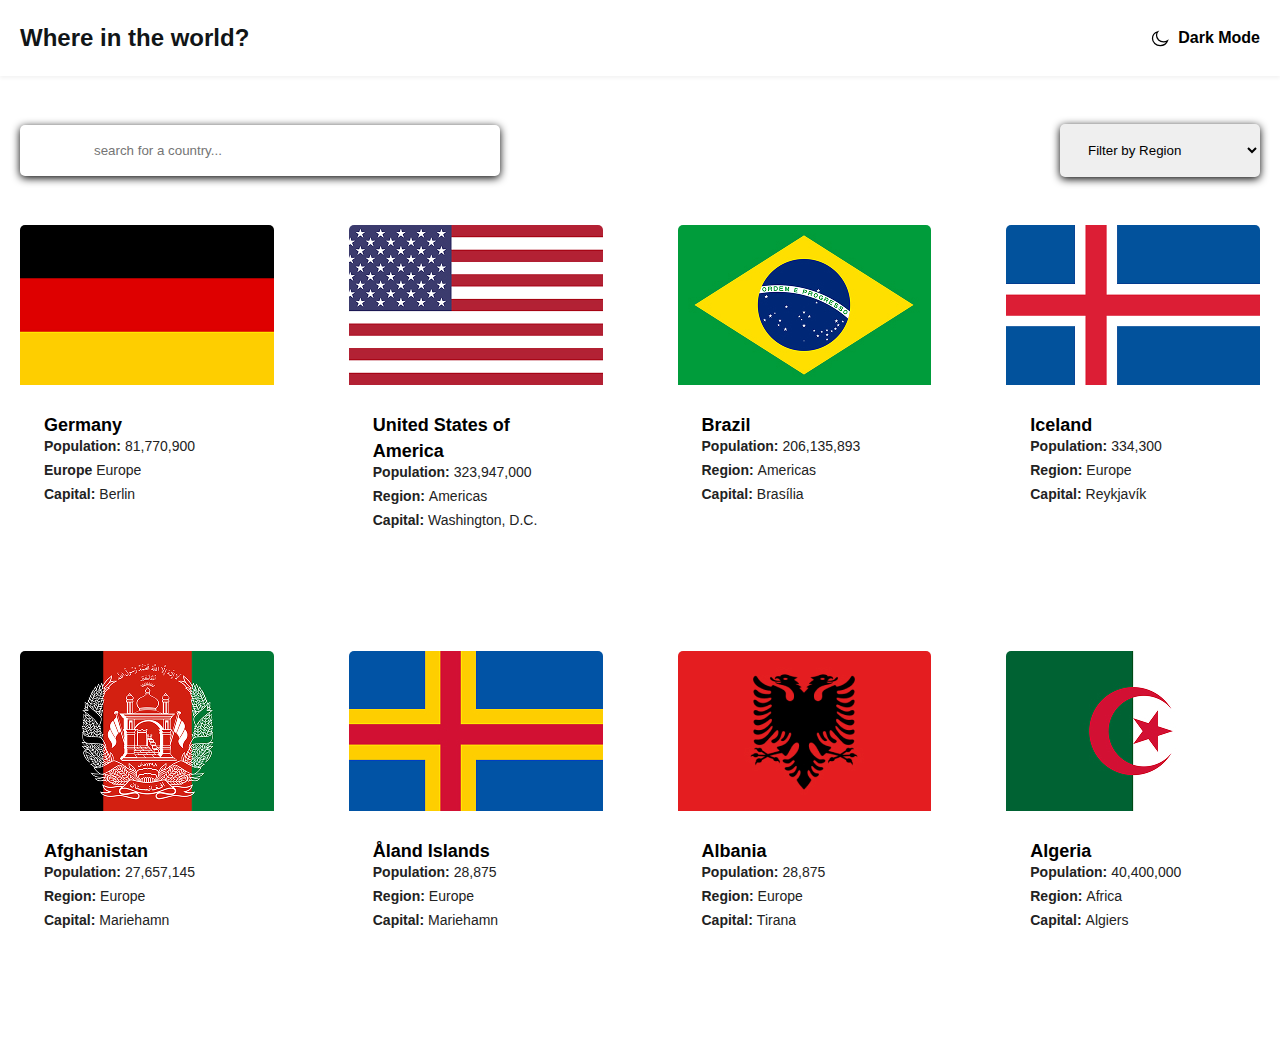
<file: index.html>
<!DOCTYPE html>
<html lang="en">
<head>
    <meta charset="UTF-8">
    <meta name="viewport" content="width=device-width, initial-scale=1.0">
    <title>countries</title>
    <!-- stylesheet -->
    <link rel="stylesheet" href="css/normalize.css">
    <link rel="stylesheet" href="css/styles.css">
</head>
<body>
<!-- site-header   -->
<header class="site-header">
<div class="site-header-container container">
<a class="site-header-logo" href="index.html">Where in the world?</a>
<button class="site-header-theme-toggler" type="button">
<span class="site-header-theme-toggler-inner">
<svg class="site-header-theme-toggler-icon" width="20" height="20" viewBox="0 0 20 20" fill="none" xmlns="http://www.w3.org/2000/svg">
<path fill-rule="evenodd" clip-rule="evenodd" d="M13.5532 13.815C9.66857 13.815 6.51929 10.9278 6.51929 7.36821C6.51929 6.0253 6.96679 4.78158 7.73143 3.75C4.69036 4.69515 2.5 7.33122 2.5 10.4381C2.5 14.3385 5.94929 17.5 10.2036 17.5C13.5929 17.5 16.4696 15.4932 17.5 12.7045C16.375 13.4048 15.0161 13.815 13.5532 13.815Z" fill="white" stroke="currentColor" stroke-width="1.25"/>
</svg>
<span class="site-header-theme-toggler-text">Dark Mode</span>
</span>
</button>
</div>
</header>

<main class="main-content">
<div class="container">
<section>
<form class="filters" action="index.html" method="get">
<input class="filters-search-input" type="search" name="search" placeholder="search for a country..." aria-label="country name" required>
<select class="filters-region-select" name="region" aria-label="regions">
<option selected disabled>Filter by Region</option>
<option>Africa</option>
<option>America</option>
<option>Asia</option>
<option>Europe</option>
<option>Oceonia</option>
</select>
</form>
</section>

<!-- index countries  -->

<section class="index-countries">
<ul class="index-countries-list">
<li class="index-countries-item">
<div class="index-country">
<img class="index-country-flag" src="img/flag-germany.jpg" alt="flag-germany" width="264" height="160">
<div class="index-country-info">
<a class="index-country-name" href="country.index.html">Germany</a>
<dl class="idex-country-details">
<div class="index-country-deatils-item">
<dt class="index-country-details-title">Population:</dt>
<dd class="index-country-details-value">81,770,900</dd>
</div>
<div class="index-country-deatils-item">
<dt class="index-country-details-title">Europe</dt>
<dd class="index-country-details-value">Europe</dd>
</div>
<div class="index-country-deatils-item">
<dt class="index-country-details-title">Capital:</dt>
<dd class="index-country-details-value">Berlin</dd>
</div>
</dl>
</div>
</div>
</li>
<li class="index-countries-item">
<div class="index-country">
<img class="index-country-flag" src="img/flag-america.jpg" alt="flag-america" width="264" height="160">
<div class="index-country-info">
<a class="index-country-name" href="country.index.html">United States of America</a>
<dl class="idex-country-details">
<div class="index-country-deatils-item">
<dt class="index-country-details-title">Population:</dt>
<dd class="index-country-details-value">323,947,000</dd>
</div>
<div class="index-country-deatils-item">
<dt class="index-country-details-title">Region:</dt>
<dd class="index-country-details-value">Americas</dd>
</div>
<div class="index-country-deatils-item">
<dt class="index-country-details-title">Capital:</dt>
<dd class="index-country-details-value">Washington, D.C.</dd>
</div>
</dl>
</div>
</div>
</li>
<li class="index-countries-item">
<div class="index-country">
<img class="index-country-flag" src="img/flag-brasil.jpg" alt="flag-germany" width="264" height="160">
<div class="index-country-info">
<a class="index-country-name" href="country.index.html">Brazil</a>
<dl class="idex-country-details">
<div class="index-country-deatils-item">
<dt class="index-country-details-title">Population:</dt>
<dd class="index-country-details-value">206,135,893</dd>
</div>
<div class="index-country-deatils-item">
<dt class="index-country-details-title">Region:</dt>
<dd class="index-country-details-value">Americas</dd>
</div>
<div class="index-country-deatils-item">
<dt class="index-country-details-title">Capital:</dt>
<dd class="index-country-details-value">Brasília</dd>
</div>
</dl>
</div>
</div>
</li>
<li class="index-countries-item">
<div class="index-country">
<img class="index-country-flag" src="img/flag-iceland.png" alt="flag-iceland" width="264" height="160">
<div class="index-country-info">
<a class="index-country-name" href="country.index.html">Iceland</a>
<dl class="idex-country-details">
<div class="index-country-deatils-item">
<dt class="index-country-details-title">Population:</dt>
<dd class="index-country-details-value">334,300</dd>
</div>
<div class="index-country-deatils-item">
<dt class="index-country-details-title">Region:</dt>
<dd class="index-country-details-value">Europe</dd>
</div>
<div class="index-country-deatils-item">
<dt class="index-country-details-title">Capital:</dt>
<dd class="index-country-details-value">Reykjavík</dd>
</div>
</dl>
</div>
</div>
</li>
<li class="index-countries-item">
<div class="index-country">
<img class="index-country-flag" src="img/flag-afganistan.png" alt="flag-afganistan" width="264" height="160">
<div class="index-country-info">
<a class="index-country-name" href="country.index.html">Afghanistan</a>
<dl class="idex-country-details">
<div class="index-country-deatils-item">
<dt class="index-country-details-title">Population:</dt>
<dd class="index-country-details-value">27,657,145</dd>
</div>
<div class="index-country-deatils-item">
<dt class="index-country-details-title">Region:</dt>
<dd class="index-country-details-value">Europe</dd>
</div>
<div class="index-country-deatils-item">
<dt class="index-country-details-title">Capital:</dt>
<dd class="index-country-details-value">Mariehamn</dd>
</div>
</dl>
</div>
</div>
</li>
<li class="index-countries-item">
<div class="index-country">
<img class="index-country-flag" src="img/flag-Åland-Islands.jpg" alt="flag-Åland-Islands" width="264" height="160">
<div class="index-country-info">
<a class="index-country-name" href="country.index.html">Åland Islands</a>
<dl class="idex-country-details">
<div class="index-country-deatils-item">
<dt class="index-country-details-title">Population:</dt>
<dd class="index-country-details-value">28,875</dd>
</div>
<div class="index-country-deatils-item">
<dt class="index-country-details-title">Region:</dt>
<dd class="index-country-details-value">Europe</dd>
</div>
<div class="index-country-deatils-item">
<dt class="index-country-details-title">Capital:</dt>
<dd class="index-country-details-value">Mariehamn</dd>
</div>
</dl>
</div>
</div>
</li>
<li class="index-countries-item">
<div class="index-country">
<img class="index-country-flag" src="img/flag-albania.jpg" alt="flag-albania" width="264" height="160">
<div class="index-country-info">
<a class="index-country-name" href="country.index.html">Albania</a>
<dl class="idex-country-details">
<div class="index-country-deatils-item">
<dt class="index-country-details-title">Population:</dt>
<dd class="index-country-details-value">28,875</dd>
</div>
<div class="index-country-deatils-item">
<dt class="index-country-details-title">Region:</dt>
<dd class="index-country-details-value">Europe</dd>
</div>
<div class="index-country-deatils-item">
<dt class="index-country-details-title">Capital:</dt>
<dd class="index-country-details-value">Tirana</dd>
</div>
</dl>
</div>
</div>
</li>
<li class="index-countries-item">
<div class="index-country">
<img class="index-country-flag" src="img/flag-algeria.jpg" alt="flag-algeria" width="264" height="160">
<div class="index-country-info">
<a class="index-country-name" href="country.index.html">Algeria</a>
<dl class="idex-country-details">
<div class="index-country-deatils-item">
<dt class="index-country-details-title">Population:</dt>
<dd class="index-country-details-value">40,400,000</dd>
</div>
<div class="index-country-deatils-item">
<dt class="index-country-details-title">Region:</dt>
<dd class="index-country-details-value">Africa</dd>
</div>
<div class="index-country-deatils-item">
<dt class="index-country-details-title">Capital:</dt>
<dd class="index-country-details-value">Algiers</dd>
</div>
</dl>
</div>
</div>
</li>
</ul>
</section>

</div>
</main>


    <script src="js/main.js"></script>
</body>
</html>
</file>
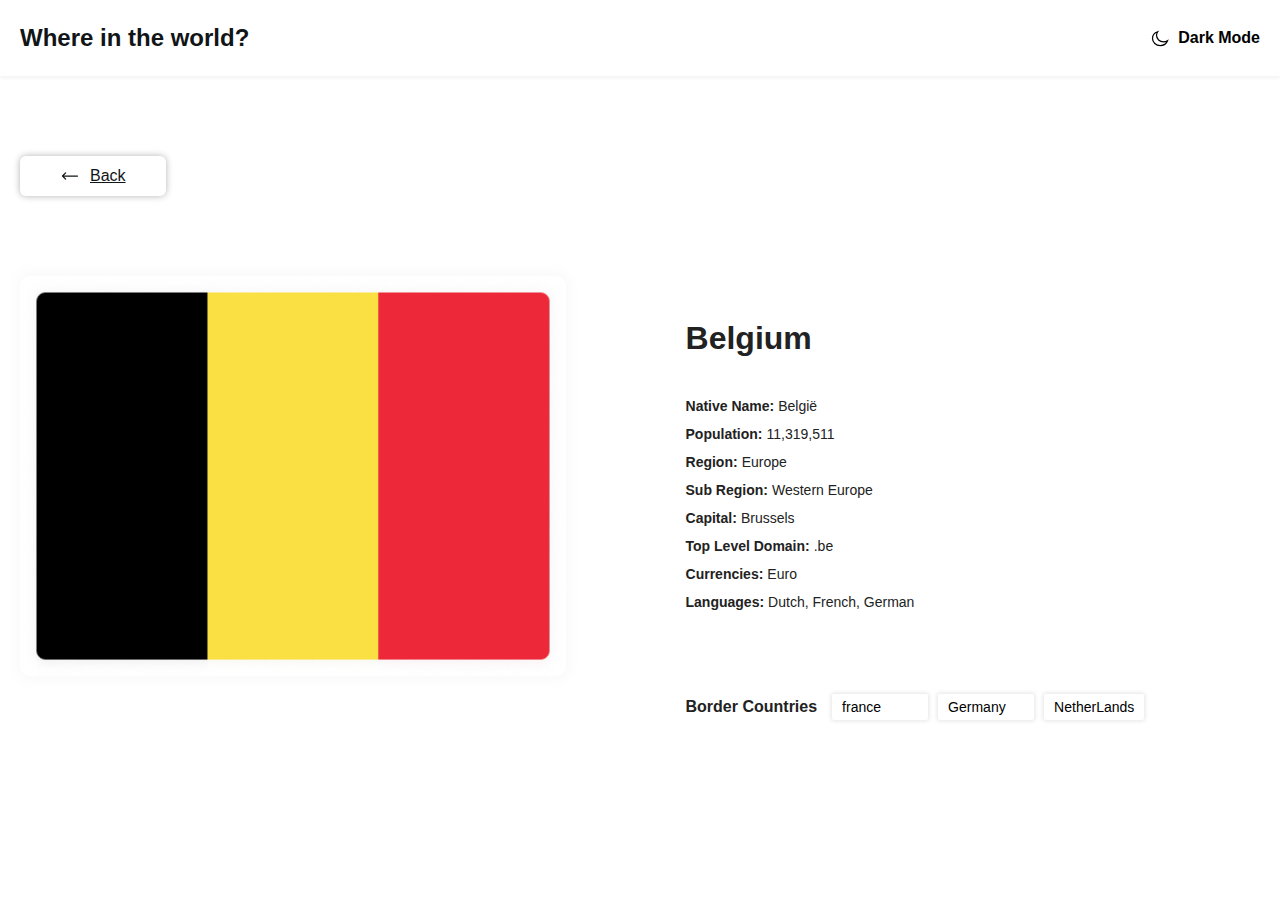
<file: country.index.html>
<!DOCTYPE html>
<html lang="en">
<head>
    <meta charset="UTF-8">
    <meta name="viewport" content="width=device-width, initial-scale=1.0">
    <title>countries</title>
    <!-- stylesheet -->
    <link rel="stylesheet" href="css/normalize.css">
    <link rel="stylesheet" href="css/styles.css">
</head>
<body>
<!-- site-header   -->
<header class="site-header">
<div class="site-header-container container">
<a class="site-header-logo" href="index.html">Where in the world?</a>
<button class="site-header-theme-toggler" type="button">
<span class="site-header-theme-toggler-inner">
<svg class="site-header-theme-toggler-icon" width="20" height="20" viewBox="0 0 20 20" fill="none" xmlns="http://www.w3.org/2000/svg">
<path fill-rule="evenodd" clip-rule="evenodd" d="M13.5532 13.815C9.66857 13.815 6.51929 10.9278 6.51929 7.36821C6.51929 6.0253 6.96679 4.78158 7.73143 3.75C4.69036 4.69515 2.5 7.33122 2.5 10.4381C2.5 14.3385 5.94929 17.5 10.2036 17.5C13.5929 17.5 16.4696 15.4932 17.5 12.7045C16.375 13.4048 15.0161 13.815 13.5532 13.815Z" fill="white" stroke="currentColor" stroke-width="1.25"/>
</svg>
<span class="site-header-theme-toggler-text">Dark Mode</span>
</span>
</button>
</div>
</header>

<main class="main-content main-content-inner country-page">
<div class="container">

<div class="country-page-back-wrapper">
<a class="country-page-back-link" href="index.html" >
<svg class="country-page-back-icon" width="20" height="20" xmlns="http://www.w3.org/2000/svg" fill="none" viewBox="0 0 24 24" stroke-width="1.5" stroke="currentColor">
<path stroke-linecap="round" stroke-linejoin="round" d="M6.75 15.75 3 12m0 0 3.75-3.75M3 12h18" />
</svg>
<span class="country-page-back-text">Back</span>
</a>
</div>

<div class="country-page-flag-info">
<img class="country-page-flag" src="img/flag-belgium-big.jpg" alt="belgium flag" width="560" height="400">
<div class="country-page-info">
<h1 class="country-page-title">Belgium</h1>
<div class="country-page-dls-wrapper">
<dl class="country-page-details">
<div class="country-page-details-item">
<dt class="country-page-details-title">Native Name:</dt>
<dd class="country-page-details-value">België</dd>
</div>
<div class="country-page-details-item">
<dt class="country-page-details-title">Population:</dt>
<dd class="country-page-details-value">11,319,511</dd>
</div>
<div class="country-page-details-item">
<dt class="country-page-details-title">Region:</dt>
<dd class="country-page-details-value">Europe</dd>
</div>
<div class="country-page-details-item">
<dt class="country-page-details-title">Sub Region:</dt>
<dd class="country-page-details-value">Western Europe</dd>
</div>
<div class="country-page-details-item">
<dt class="country-page-details-title">Capital:</dt>
<dd class="country-page-details-value">Brussels</dd>
</div>
<div class="country-page-details-item">
<dt class="country-page-details-title">Top Level Domain:</dt>
<dd class="country-page-details-value">.be</dd>
</div>
<div class="country-page-details-item">
<dt class="country-page-details-title">Currencies:</dt>
<dd class="country-page-details-value">Euro</dd>
</div>
<div class="country-page-details-item">
<dt class="country-page-details-title">Languages:</dt>
<dd class="country-page-details-value">Dutch, French, German</dd>
</div>
</dl>
</div>

<section class="country-page-border-countries">
<h2 class="country-page-border-countries-heading">Border Countries</h2>
<div class="country-page-border-countries-list">
<a class="country-page-border-country-link" href="country.index.html">france</a>
<a class="country-page-border-country-link" href="country.index.html">Germany</a>
<a class="country-page-border-country-link" href="country.index.html">NetherLands</a>
</div>
</section>

</div>
</div>


</div>
</main>


    <script src="js/main.js"></script>
</body>
</html>
</file>
<file: css/styles.css>
html {
    box-sizing: border-box;
    height: 100%;
    scroll-behavior: smooth;
}

*,
*::before,
*::after {
    box-sizing: inherit;
}

body{
    display: flex;
    flex-direction: column;
    padding: 0%;
    margin: 0%;
    font-family: "arial", sans-serif;
    font-size: 14px;
    line-height: 16px;
    height: 100%;
    background-color: #fff;
    color: #222;
    transition: background-color 0.4s ease, color 0.4s ease;
}

body.dark-mode {
    background-color: #202c37;
    color: #ffffff;
}

body.dark-mode .site-header {
    background-color: #2b3945;
}

body.dark-mode .site-header-logo {
    color: #ffffff;
}

body.dark-mode .site-header-theme-toggler-text {
    color: #ffffff;
}


img {
    max-width: 100%;
    height: auto;
}

.container {
    width: 100%;
    max-width: 1320px;
    padding-left: 20px;
    padding-right: 20px;
    margin-left: auto;
    margin-left: auto;
} 

.main-content {
    flex-grow: 1;
    padding-top: 48px;
    padding-bottom: 48px;
}

.main-content-inner {
    padding-top: 80px;
}

/* site-header  */
.site-header {
padding-top: 24px;
padding-bottom: 24px;
box-shadow: 0px 2px 4px 0px #0000000E;
white-space: nowrap;
}
.site-header-container {
display: flex;
justify-content: space-between;
align-items: center;
}

.site-header-logo {
font-size: 24px;
line-height: normal;
font-weight: 800;
color: #111517;
text-decoration: none;
}
.site-header-logo:hover {
opacity: 0.8;
}
.site-header-logo:active {
opacity: 0.6;
}
.site-header-theme-toggler {
padding: 0;
border: 0;
background-color: transparent;
cursor: pointer;
}
.site-header-theme-toggler:hover {
opacity: 0.8;
}
.site-header-theme-toggler:active {
opacity: 0.6;
}
.site-header-theme-toggler-inner {
display: flex;
align-items: center;
}
.site-header-theme-toggler-text {
margin-left: 8px;
font-size: 16px;
line-height: 22px;
font-weight: 600;
}


/* filters  */

.filters {
    display: flex;
    justify-content: space-between;
    align-items: center;
    margin-bottom: 48px;
}
.filters-search-input {
    min-width: 480px;
    padding: 18px 74px;
    border: 0;
    border-radius: 5px;
    box-shadow: 0px 2px 9px rgb(0, 0, 0.06);
}
.filters-region-select {
    min-width: 200px;
    padding: 18px 24px;
    border: 0;
    border-radius: 5px;
    box-shadow: 0px 2px 9px rgb(0, 0, 0.06);
}


.index-countries-list {
    display: flex;
    flex-wrap: wrap;
    padding: 0;
    margin: 0;
    margin-left: -75px;
    margin-bottom: -75px;
    list-style: none;
}
.index-countries-item {
    width: calc(25% - 75px);
    margin-left: 75px;
    margin-bottom: 75px;
}
.index-country {
    border-radius: 5px;
    overflow: hidden;

}
.index-country-flag {
    width: 100%;
    height: 160px;
    object-fit: cover;
}
.index-country-info {
    padding: 24px 24px 48px;
}
.index-country-name {
    margin-top: 0;
    margin-bottom: 16px;
    font-size: 18px;
    line-height: 26px;
    font-weight: 800;
    text-decoration: none;
    color: #000;
}
.index-country-name:hover {
opacity: 0.8;
}
.index-country-name:active {
opacity: 0.6;
}

.idex-country-details {
    margin: 0;
}
.index-country-deatils-item {
    display: flex;
    flex-wrap: wrap;
}

.index-country-deatils-item:not(:last-child) {
margin-bottom: 8px;
}
.index-country-details-title {
font-weight: 800;
}
.index-country-details-value {
    margin-left: 4px;
}

/* country-page  */

.country-page-back-wrapper {
margin-bottom: 80px;
}
.country-page-back-link {
display: inline-flex;
align-items: center;
padding: 10px 40px;
border-radius: 6px;
background-color: rgba(255, 255, 255, 1);
color: rgba(17, 21, 23, 1);
box-shadow: 0px 0px 7px 0px rgba(0, 0, 0, 0.3);
}

.country-page-back-link:hover {
    opacity: 0.8;
}
.country-page-back-link:active {
    opacity: 0.6;
}

.country-page-back-icon {
width: 20px;
height: 20px;
margin-right: 10px;
}
.country-page-back-text {
font-size: 16px;
line-height: 20px;
}

.country-page-flag-info {
display: flex;
}
.country-page-flag {
width: 560px;
height: 400px;
margin-right: 120px;
object-fit: cover;
border-radius: 10px;
box-shadow: 0px 0px 14px 4px rgba(0, 0, 0, 0.0294);
}

.country-page-info {
width: 600px;
padding-top: 40px;
}
.country-page-title {
margin-top: 0;
margin-bottom: 24px;
font-size: 32px;
line-height: 44px;
font-weight: 800;
}
.country-page-dls-wrapper {
display: flex;
justify-content: space-between;
margin-bottom: 70px;
}
.country-page-details {
width: 250px;
}
.country-page-details-item {
display: flex;
}
.country-page-details-item:not(:last-child) {
margin-bottom: 12px;
}
.country-page-details-title {
margin-right: 4px;
font-weight: 600;
}
.country-page-details-value {
margin: 0;
font-weight: 300;
}

.country-page-border-countries {
display: flex;
align-items: center;
}
.country-page-border-countries-heading {
margin-top: 0;
margin-bottom: 0;
margin-right: 15px;
font-size: 16px;
line-height: 20px;
font-weight: 600;
}
.country-page-border-countries-list {
display: flex;
flex-wrap: wrap;
}
.country-page-border-country-link {
min-width: 96px;
padding: 5px 10px;
border-radius: 2px;
background-color: #fff;
color: #000;
box-shadow: 0px 0px 4px 1px rgba(0, 0, 0, 0.1049);
transition: background-color 0.4 ease, color 0.4 ease;
text-decoration: none;
}

.country-page-border-country-link:not(:last-child) {
margin-right: 10px;
}

.country-page-border-country-link:hover {
opacity: 0.8;
}

.country-page-border-country-link:active {
opacity: 0.6;
}
</file>
